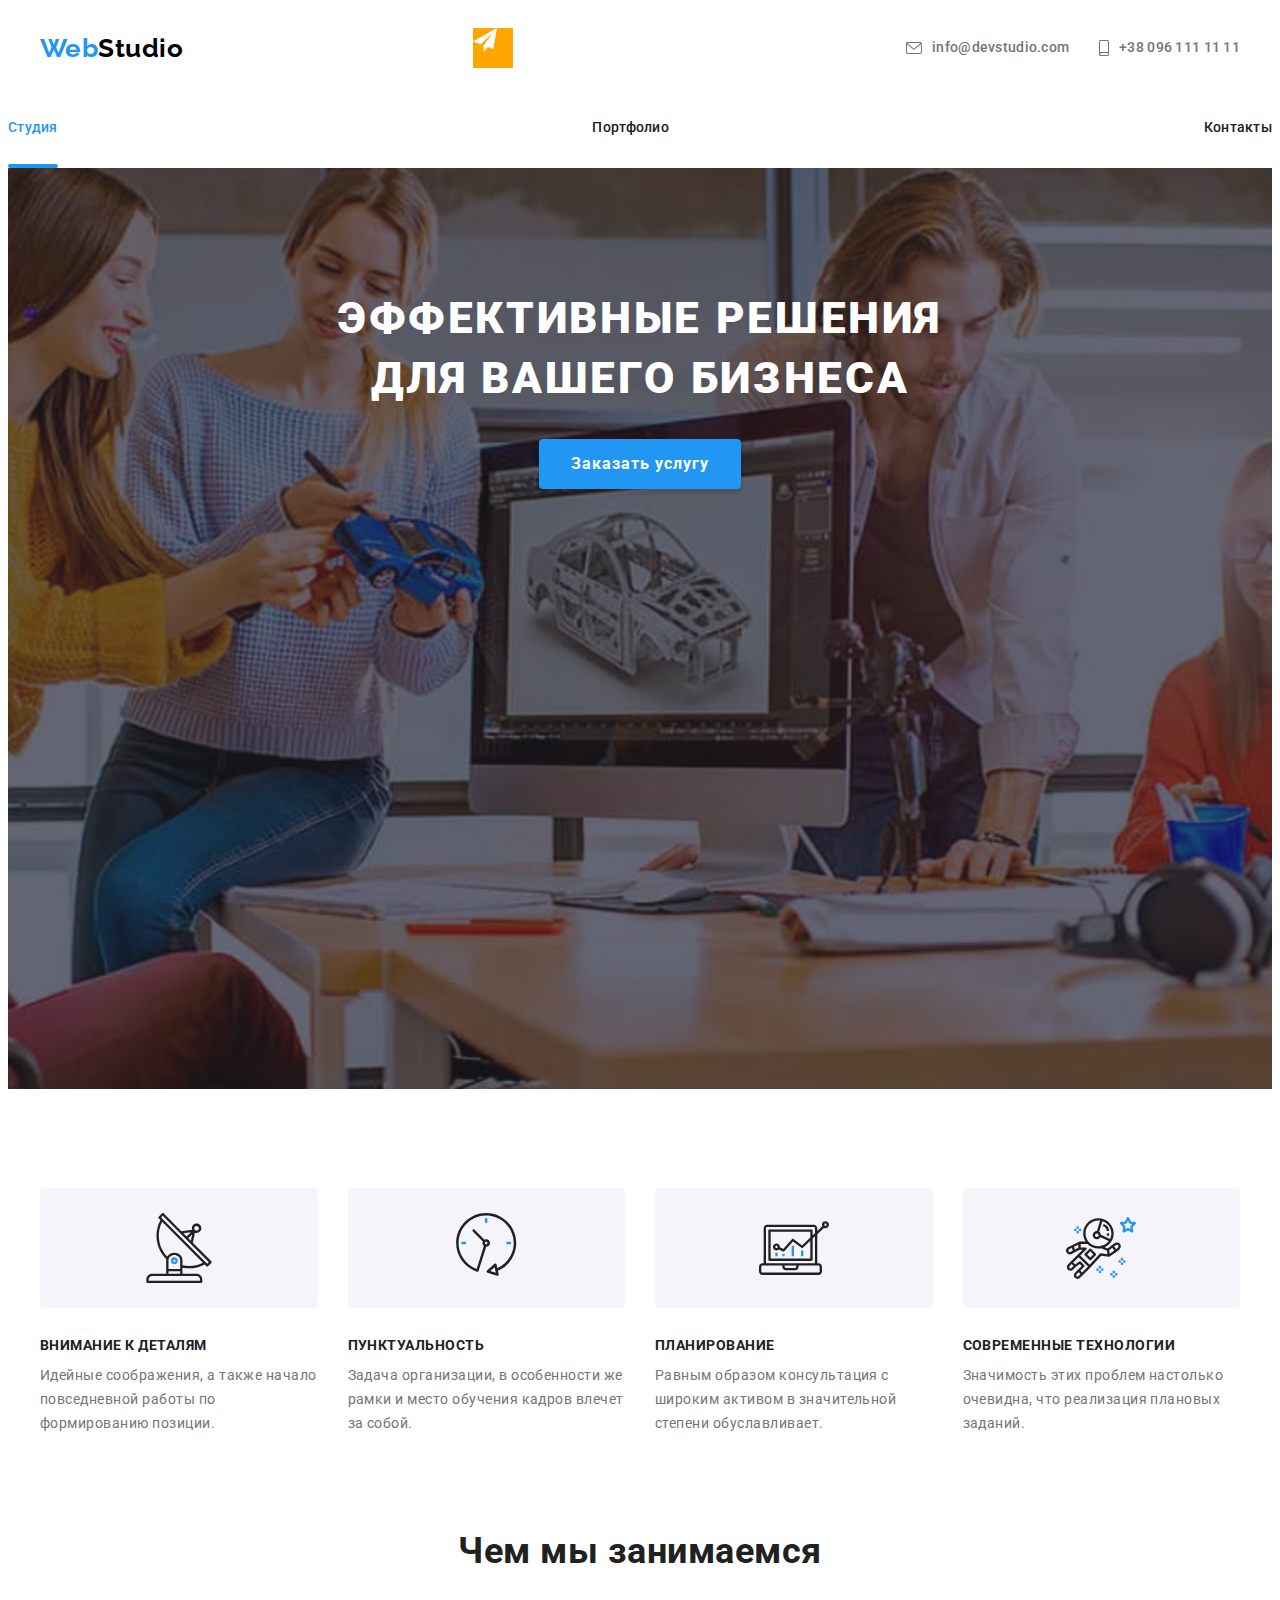
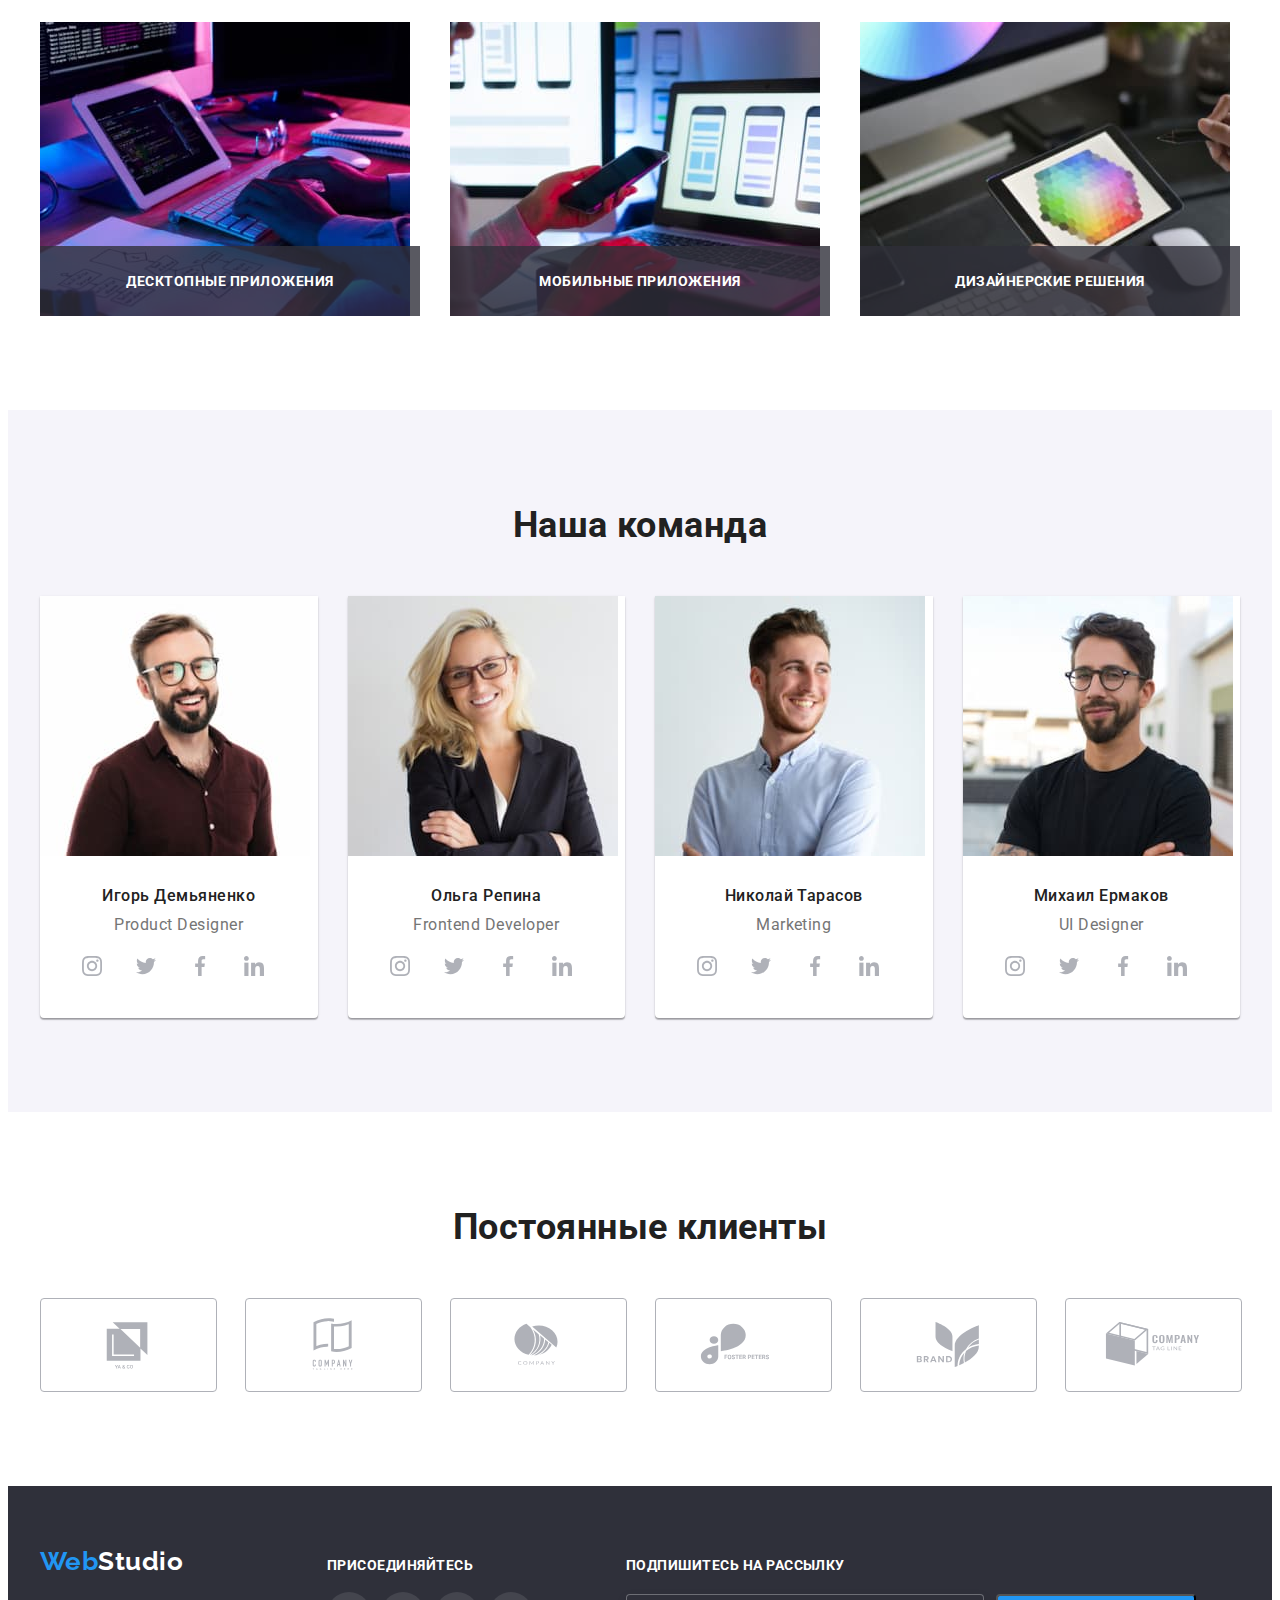
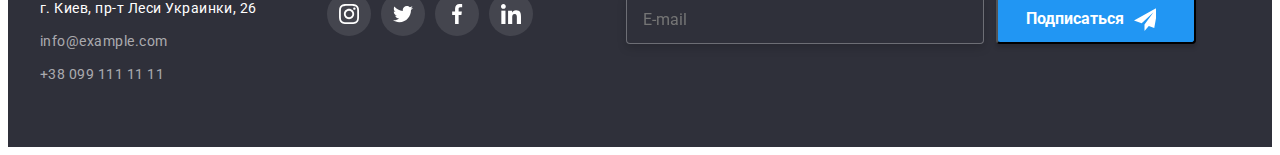
<file: index.html>
<!DOCTYPE html>
<html lang="ru">
  <head>
    <meta charset="UTF-8" />
    <meta http-equiv="X-UA-Compatible" content="IE=edge" />
    <meta name="viewport" content="width=device-width, initial-scale=1.0" />
    <title>Document</title>
    <link rel="preconnect" href="https://fonts.gstatic.com" />
    <link
      href="https://fonts.googleapis.com/css2?family=Raleway:wght@700&family=Roboto:wght@400;500;700;900&display=swap"
      rel="stylesheet"
    />
    <link
      rel="stylesheet"
      href="https://cdnjs.cloudflare.com/ajax/libs/modern-normalize/1.0.0/modern-normalize.css"
      integrity="sha512-Zx6MlUMKSVJoQ+83OwhdILe8cSEsCzfqThJd7J/VA2UrK6Ctj85p+xzqfyuNXE5B1k25uUdmJ2OzItbBy9GHAQ=="
      crossorigin="anonymous"
    />

    <link rel="stylesheet" href="./css/main.min.css" />
  </head>

  <body>
    <!-- HEADER -->
    <header class="header">
      <div class="container header-content">
        <a class="logo header__logo link" href="./index.html" lang="en">
          <span class="logo__part-web">Web</span>Studio
        </a>
        <button
          class="menu-button"
          type="button"
          aria-expanded="false"
          aria-controls="mobile-menu"
          data-menu-button
        >
          <svg
            width="40px"
            height="40px"
            aria-label="Переключатель мобильного меню"
          >
            <use
              class="menu-button__icon-cross"
              href="./images/icons.svg#icon-close-button"
            ></use>
            <use
              class="menu-button__icon-menu"
              href="./images/icons.svg#icon-send"
            ></use>
          </svg>
        </button>
        <nav class="header__site-nav list">
          <!-- <div class="menu-mobile" id="mobile-menu" data-menu>Меню</div> -->

          <ul class="menu list">
            <li class="menu__item">
              <a
                class="link menu__link current"
                id="mobile-menu"
                data-menu
                href="./index.html"
                >Студия</a
              >
            </li>
            <li class="menu__item">
              <a class="link menu__link" href="./portfolio.html">Портфолио</a>
            </li>
            <li class="menu__item">
              <a class="link menu__link" href="">Контакты</a>
            </li>
          </ul>
        </nav>

        <ul class="contacts list">
          <li class="contacts__item">
            <a
              class="link menu__link contacts__address-link"
              href="mailto:info@devstudio.com"
              lang="en"
            >
              <svg class="contacts__mail-icon">
                <use href="./images/icons.svg#icon-envelope"></use>
              </svg>
              info@devstudio.com
            </a>
          </li>
          <li class="contacts__item">
            <a
              class="link menu__link contacts__address-link"
              href="tel:+380961111111"
            >
              <svg class="contacts__tel-icon">
                <use href="./images/icons.svg#icon-smartphone"></use>
              </svg>
              +38 096 111 11 11
            </a>
          </li>
        </ul>
      </div>
    </header>

    <main>
      <!-- HERO -->
      <section class="hero">
        <!-- <div class="container"> -->
        <h1 class="hero__title">Эффективные решения для вашего бизнеса</h1>

        <button class="hero__button" type="button" data-modal-open>
          Заказать услугу
        </button>
        <!-- </div> -->
      </section>

      <!-- SPECIFICS -->
      <section class="specifics">
        <div class="container">
          <h2 class="visually-hidden">Особенности</h2>
          <ul class="list specifics__list">
            <li class="specifics__item">
              <div class="specifics__icon--allign-center">
                <svg class="specifics__icon">
                  <use href="./images/icons.svg#icon-antenna"></use>
                </svg>
              </div>
              <h3 class="specifics__title">Внимание к деталям</h3>
              <p class="specifics__text">
                Идейные соображения, а также начало повседневной работы по
                формированию позиции.
              </p>
            </li>
            <li class="specifics__item">
              <div class="specifics__icon--allign-center">
                <svg class="specifics__icon">
                  <use href="./images/icons.svg#icon-clock"></use>
                </svg>
              </div>
              <h3 class="specifics__title">Пунктуальность</h3>
              <p class="specifics__text">
                Задача организации, в особенности же рамки и место обучения
                кадров влечет за собой.
              </p>
            </li>
            <li class="specifics__item">
              <div class="specifics__icon--allign-center">
                <svg class="specifics__icon">
                  <use href="./images/icons.svg#icon-diagram"></use>
                </svg>
              </div>
              <h3 class="specifics__title">Планирование</h3>
              <p class="specifics__text">
                Равным образом консультация с широким активом в значительной
                степени обуславливает.
              </p>
            </li>
            <li class="specifics__item">
              <div class="specifics__icon--allign-center">
                <svg class="specifics__icon">
                  <use href="./images/icons.svg#icon-astronaut"></use>
                </svg>
              </div>
              <h3 class="specifics__title">Современные технологии</h3>
              <p class="specifics__text">
                Значимость этих проблем настолько очевидна, что реализация
                плановых заданий.
              </p>
            </li>
          </ul>
        </div>
      </section>

      <!-- WORK -->
      <section class="work">
        <div class="container">
          <h2 class="work__title">Чем мы занимаемся</h2>

          <ul class="list work__list">
            <li class="work__item">
              <img
                class="work__item-img"
                src="./images/studio/box01.jpg"
                alt="На комрьютере пишут код и смотрят его на планшете"
                width="370"
                height="294"
              />
              <p class="work__item-title">Десктопные приложения</p>
            </li>
            <li class="work__item">
              <img
                class="work__item-img"
                src="./images/studio/box02.jpg"
                alt="На ноутбуке смотрят макеты сайтов для мобильных"
                width="370"
                height="294"
              />
              <p class="work__item-title">Мобильные приложения</p>
            </li>
            <li class="work__item">
              <img
                class="work__item-img"
                src="./images/studio/box03.jpg"
                alt="На планшете смотрят гамму цветов"
                width="370"
                height="294"
              />
              <p class="work__item-title">Дизайнерские решения</p>
            </li>
          </ul>
        </div>
      </section>

      <!-- TEAM -->
      <section class="section team">
        <div class="container">
          <h2 class="team__title">Наша команда</h2>
          <ul class="list team__list">
            <li class="person_card">
              <img
                class="person__img"
                src="./images/studio/comm1.jpg"
                alt="фото Игоря Демьяненко"
                width="270"
                height="260"
              />
              <div class="person__data-block">
                <h3 class="person__name">Игорь Демьяненко</h3>
                <p class="person__profession" lang="en">Product Designer</p>
                <ul class="list social__list">
                  <li class="social__item">
                    <a class="social__link" href="">
                      <svg class="social__icon">
                        <use href="./images/icons.svg#icon-instagram"></use>
                      </svg>
                    </a>
                  </li>
                  <li class="social__item">
                    <a class="social__link" href="">
                      <svg class="social__icon">
                        <use href="./images/icons.svg#icon-twitter"></use>
                      </svg>
                    </a>
                  </li>
                  <li class="social__item">
                    <a class="social__link" href="">
                      <svg class="social__icon">
                        <use href="./images/icons.svg#icon-facebook"></use>
                      </svg>
                    </a>
                  </li>
                  <li class="social__item">
                    <a class="social__link" href="">
                      <svg class="social__icon">
                        <use href="./images/icons.svg#icon-linkedin"></use>
                      </svg>
                    </a>
                  </li>
                </ul>
              </div>
            </li>
            <li class="person_card">
              <img
                class="person__img"
                src="./images/studio/comm2.jpg"
                alt="фото Ольги Репиной"
                width="270"
                height="260"
              />
              <div class="person__data-block">
                <h3 class="person__name">Ольга Репина</h3>
                <p class="person__profession" lang="en">Frontend Developer</p>
                <ul class="list social__list">
                  <li class="social__item">
                    <a class="social__link" href="">
                      <svg class="social__icon">
                        <use href="./images/icons.svg#icon-instagram"></use>
                      </svg>
                    </a>
                  </li>
                  <li class="social__item">
                    <a class="social__link" href="">
                      <svg class="social__icon">
                        <use href="./images/icons.svg#icon-twitter"></use>
                      </svg>
                    </a>
                  </li>
                  <li class="social__item">
                    <a class="social__link" href="">
                      <svg class="social__icon">
                        <use href="./images/icons.svg#icon-facebook"></use>
                      </svg>
                    </a>
                  </li>
                  <li class="social__item">
                    <a class="social__link" href="">
                      <svg class="social__icon">
                        <use href="./images/icons.svg#icon-linkedin"></use>
                      </svg>
                    </a>
                  </li>
                </ul>
              </div>
            </li>
            <li class="person_card">
              <img
                class="team-item-img"
                src="./images/studio/comm3.jpg"
                alt="фото Николая Тарасова"
                width="270"
                height="260"
              />
              <div class="person__data-block">
                <h3 class="person__name">Николай Тарасов</h3>
                <p class="person__profession" lang="en">Marketing</p>
                <ul class="list social__list">
                  <li class="social__item">
                    <a class="social__link" href="">
                      <svg class="social__icon">
                        <use href="./images/icons.svg#icon-instagram"></use>
                      </svg>
                    </a>
                  </li>
                  <li class="social__item">
                    <a class="social__link" href="">
                      <svg class="social__icon">
                        <use href="./images/icons.svg#icon-twitter"></use>
                      </svg>
                    </a>
                  </li>
                  <li class="social__item">
                    <a class="social__link" href="">
                      <svg class="social__icon">
                        <use href="./images/icons.svg#icon-facebook"></use>
                      </svg>
                    </a>
                  </li>
                  <li class="social__item">
                    <a class="social__link" href="">
                      <svg class="social__icon">
                        <use href="./images/icons.svg#icon-linkedin"></use>
                      </svg>
                    </a>
                  </li>
                </ul>
              </div>
            </li>
            <li class="person_card">
              <img
                class="person__img"
                src="./images/studio/comm4.jpg"
                alt="фото Михаила Ермакова"
                width="270"
                height="260"
              />
              <div class="person__data-block">
                <h3 class="person__name">Михаил Ермаков</h3>
                <p class="person__profession" lang="en">UI Designer</p>
                <ul class="list social__list">
                  <li class="social__item">
                    <a class="social__link" href="">
                      <svg class="social__icon">
                        <use href="./images/icons.svg#icon-instagram"></use>
                      </svg>
                    </a>
                  </li>
                  <li class="social__item">
                    <a class="social__link" href="">
                      <svg class="social__icon">
                        <use href="./images/icons.svg#icon-twitter"></use>
                      </svg>
                    </a>
                  </li>
                  <li class="social__item">
                    <a class="social__link" href="">
                      <svg class="social__icon">
                        <use href="./images/icons.svg#icon-facebook"></use>
                      </svg>
                    </a>
                  </li>
                  <li class="social__item">
                    <a class="social__link" href="">
                      <svg class="social__icon">
                        <use href="./images/icons.svg#icon-linkedin"></use>
                      </svg>
                    </a>
                  </li>
                </ul>
              </div>
            </li>
          </ul>
        </div>
      </section>

      <!-- CLIENTS -->
      <section class="section">
        <div class="container">
          <h2 class="clients__title">Постоянные клиенты</h2>
          <ul class="list clients__list">
            <li class="clients__item">
              <a class="link clients__link" href="">
                <svg class="clients__icon">
                  <use href="./images/icons.svg#icon-client-logo-01"></use>
                </svg>
              </a>
            </li>
            <li class="clients__item">
              <a class="link clients__link" href="">
                <svg class="clients__icon">
                  <use href="./images/icons.svg#icon-client-logo-02"></use>
                </svg>
              </a>
            </li>
            <li class="clients__item">
              <a class="link clients__link" href="">
                <svg class="clients__icon">
                  <use href="./images/icons.svg#icon-client-logo-03"></use>
                </svg>
              </a>
            </li>
            <li class="clients__item">
              <a class="link clients__link" href="">
                <svg class="clients__icon">
                  <use href="./images/icons.svg#icon-client-logo-04"></use>
                </svg>
              </a>
            </li>
            <li class="clients__item">
              <a class="link clients__link" href="">
                <svg class="clients__icon">
                  <use href="./images/icons.svg#icon-client-logo-05"></use>
                </svg>
              </a>
            </li>
            <li class="clients__item">
              <a class="link clients__link" href="">
                <svg class="clients__icon">
                  <use href="./images/icons.svg#icon-client-logo-06"></use>
                </svg>
              </a>
            </li>
          </ul>
        </div>
      </section>
    </main>

    <!-- FOOTER -->
    <footer class="footer">
      <div class="container footer__list">
        <div>
          <a href="./index.html" class="link footer__logo" lang="en">
            <span class="logo__part-web">Web</span>Studio
          </a>
          <address class="address">
            <ul class="list address__list">
              <li class="address__item">
                <a
                  class="link address__link"
                  href="https://www.google.com/maps/d/viewer?mid=10uSM3H-mIU3GznYo2szRIEphczw&usp=sharing"
                  target="_blank"
                  rel="noreferrer noopener"
                >
                  г. Киев, пр-т Леси Украинки, 26
                </a>
              </li>
              <li class="address__item">
                <a
                  class="link address__smart"
                  href="mailto:info@example.com"
                  lang="en"
                >
                  info@example.com
                </a>
              </li>
              <li class="address__item">
                <a class="link address__smart" href="tel:+380991111111">
                  +38 099 111 11 11
                </a>
              </li>
            </ul>
          </address>
        </div>
        <div class="footer__social-block">
          <h2 class="footer__social-title">присоединяйтесь</h2>
          <ul class="list social__list footer__social-list">
            <li class="social__item">
              <a class="social__link footer__social-link" href="">
                <svg class="social__icon">
                  <use href="./images/icons.svg#icon-instagram"></use>
                </svg>
              </a>
            </li>
            <li class="social__item">
              <a class="social__link footer__social-link" href="">
                <svg class="social__icon">
                  <use href="./images/icons.svg#icon-twitter"></use>
                </svg>
              </a>
            </li>
            <li class="social__item">
              <a class="social__link footer__social-link" href="">
                <svg class="social__icon">
                  <use href="./images/icons.svg#icon-facebook"></use>
                </svg>
              </a>
            </li>
            <li class="social__item">
              <a class="social__link footer__social-link" href="">
                <svg class="social__icon">
                  <use href="./images/icons.svg#icon-linkedin"></use>
                </svg>
              </a>
            </li>
          </ul>
        </div>
        <form class="form" action="#">
          <label class="form__title" for="input-e-mail"
            >Подпишитесь на рассылку</label
          >
          <div class="form__submot">
            <input
              class="form__input"
              type="email"
              id="input-e-mail"
              name="email"
              placeholder="E-mail"
            />
            <button class="form__button" type="submit">
              Подписаться
              <svg class="form__send-icon">
                <use href="./images/icons.svg#icon-send"></use>
              </svg>
            </button>
          </div>
        </form>
      </div>
    </footer>

    <div class="backdrop is-hidden" data-modal>
      <div class="modal">
        <button class="modal__button" type="button" data-modal-close>
          <svg class="modal__icon">
            <use href="./images/icons.svg#icon-close-button"></use>
          </svg>
        </button>
        <form class="modal__form">
          <p class="modal__title">Оставьте свои данные, мы вам перезвоним</p>
          <div class="modal__inputs">
            <label class="modal__group">
              <span class="modal__label">Имя</span>
              <span class="modal__input-group">
                <input
                  class="modal__input-info"
                  type="text"
                  name="name"
                  minlength="2"
                  title="Введите своё имя"
                  placeholder="Василий Петрович"
                  required
                />
                <svg class="modal__input-icon">
                  <use href="./images/icons.svg#icon-person"></use>
                </svg>
              </span>
            </label>

            <label class="modal__group">
              <span class="modal__label">Телефон</span>
              <span class="modal__input-group">
                <input
                  class="modal__input-info"
                  type="tel"
                  name="phome"
                  title="Ведите номер телефона"
                  placeholder="+38(000)00-00-00"
                  required
                />
                <svg class="modal__input-icon">
                  <use href="./images/icons.svg#icon-phone"></use>
                </svg>
              </span>
            </label>

            <label class="modal__group">
              <span class="modal__label">Почта</span>
              <span class="modal__input-group">
                <input
                  class="modal__input-info"
                  type="email"
                  name="email"
                  title="Введите почтовый ящик"
                  placeholder="example@mail.com"
                />
                <svg class="modal__input-icon">
                  <use href="./images/icons.svg#icon-email"></use>
                </svg>
              </span>
            </label>

            <div class="modal__group-comment">
              <label class="modal__label" for="comment">Комментарий</label>
              <textarea
                class="modal__comment"
                name="comment"
                id="comment"
                placeholder="Введите текст"
                title="Тут можно написать свой комментарий"
                maxlength="400"
              ></textarea>
            </div>

            <label class="modal__confirm">
              <input
                class="modal__confirm-checkbox visually-hidden"
                type="checkbox"
                name="confirm"
              />
              <span class="modal__checkbox-icon"></span>
              <span class="modal__confirm-conditions"
                >Соглашаюсь с рассылкой и принимаю
                <a href="">Условия договора</a>
              </span>
            </label>

            <button class="modal__button-submit" type="submit">
              Отправить
            </button>
          </div>
        </form>
      </div>
    </div>
    <script src="./js/modal.js"></script>
    <script src="./js/mobile-menu.js"></script>
  </body>
</html>
</file>
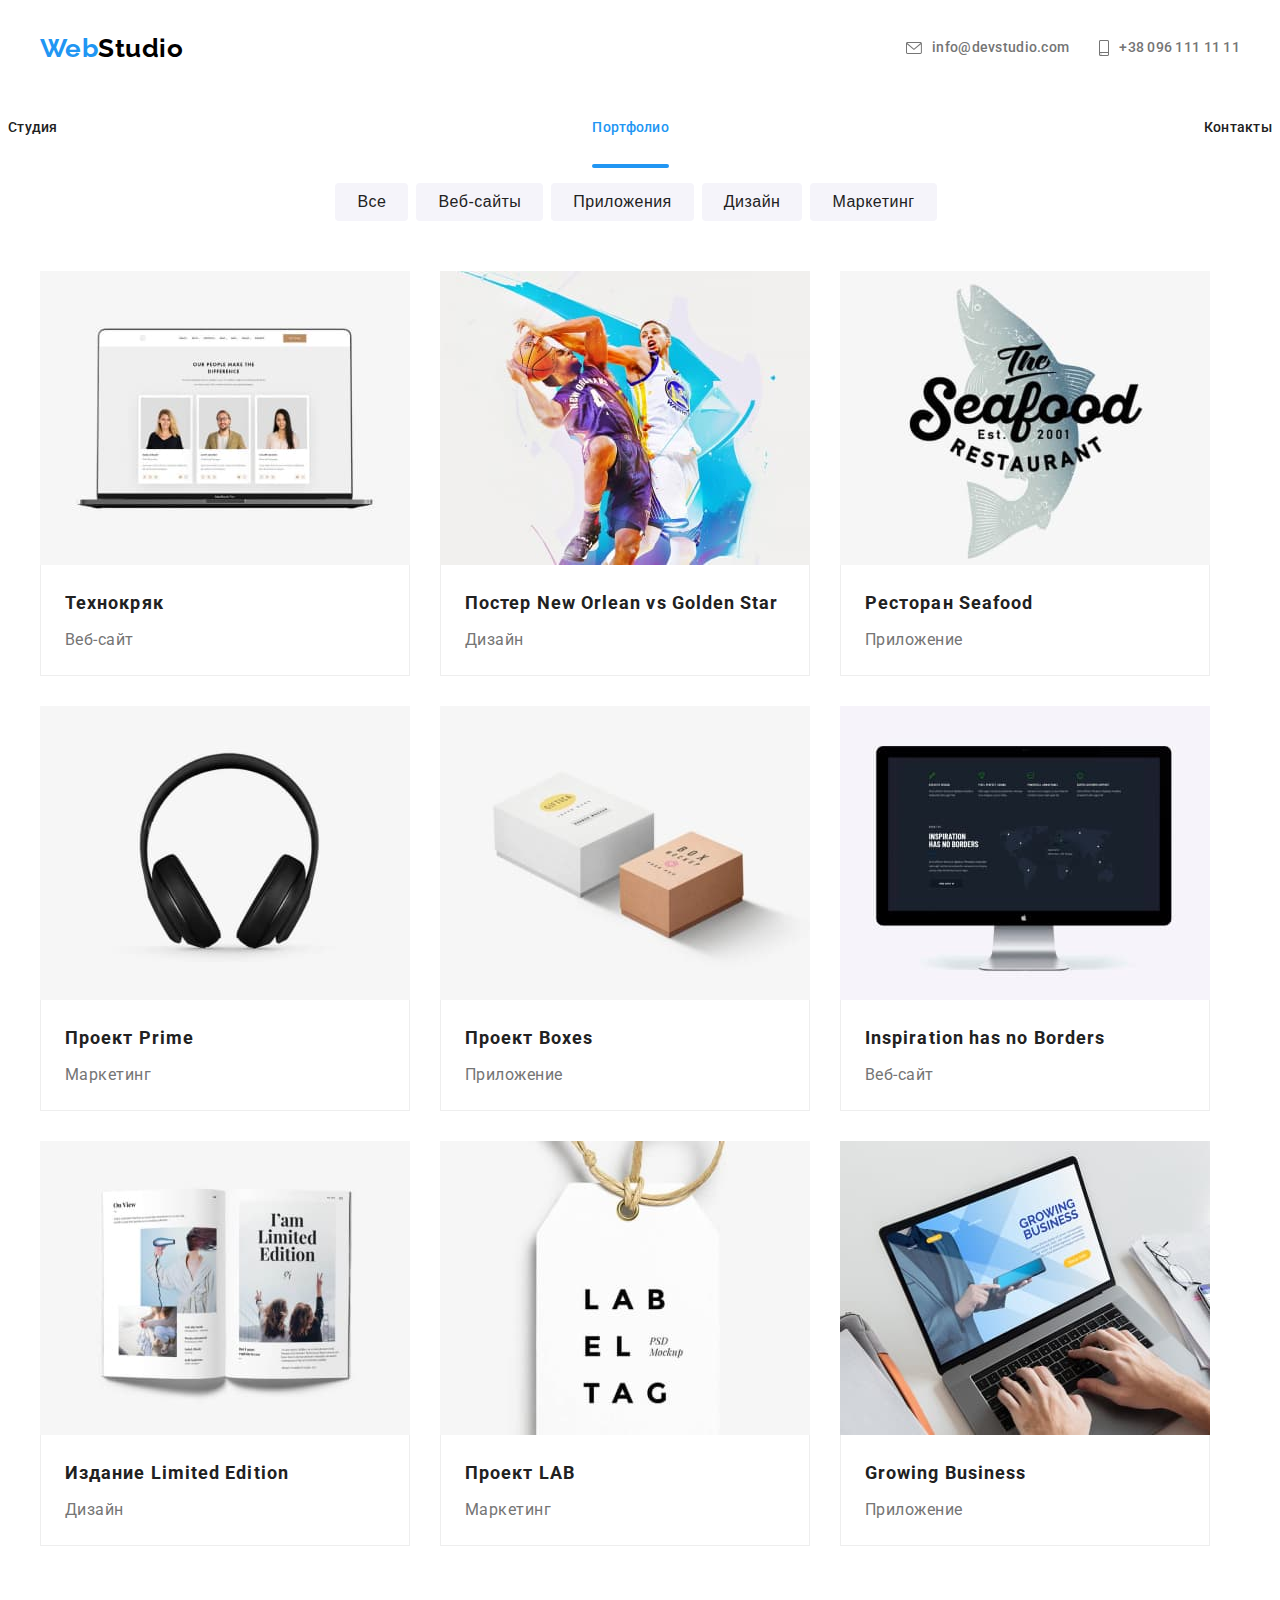
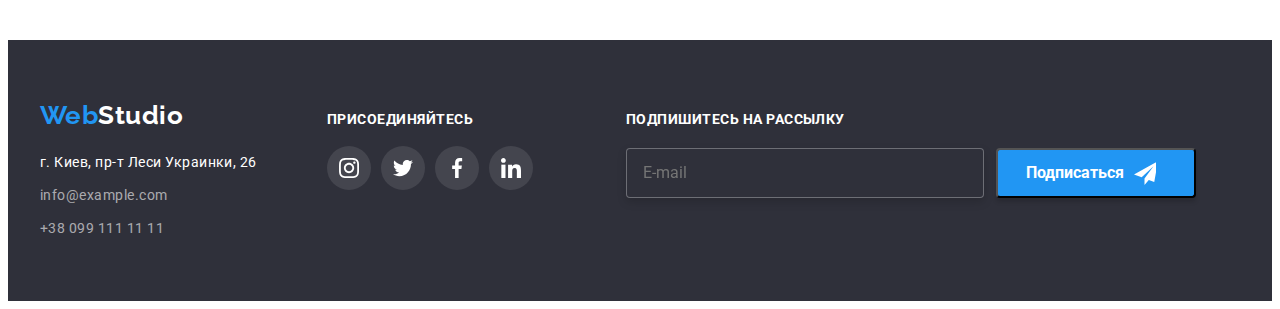
<file: portfolio.html>
<!DOCTYPE html>
<html lang="ru">
  <head>
    <meta charset="UTF-8" />
    <meta http-equiv="X-UA-Compatible" content="IE=edge" />
    <meta name="viewport" content="width=device-width, initial-scale=1.0" />
    <title>Document</title>
    <link rel="preconnect" href="https://fonts.gstatic.com" />
    <link
      href="https://fonts.googleapis.com/css2?family=Raleway:wght@700&family=Roboto:wght@400;500;700;900&display=swap"
      rel="stylesheet"
    />
    <link
      rel="stylesheet"
      href="https://cdnjs.cloudflare.com/ajax/libs/modern-normalize/1.0.0/modern-normalize.css"
      integrity="sha512-Zx6MlUMKSVJoQ+83OwhdILe8cSEsCzfqThJd7J/VA2UrK6Ctj85p+xzqfyuNXE5B1k25uUdmJ2OzItbBy9GHAQ=="
      crossorigin="anonymous"
    />
    <link rel="stylesheet" href="./css/main.min.css" />
  </head>

  <body>
    <!-- HEADER -->
    <header class="header">
      <div class="container header-content">
        <nav class="header__site-nav list">
          <a class="logo header__logo link" href="./index.html" lang="en">
            <span class="logo__part-web">Web</span>Studio
          </a>
          <ul class="menu list">
            <li class="menu__item">
              <a class="link menu__link" href="./index.html">Студия</a>
            </li>
            <li class="menu__item">
              <a class="link menu__link current" href="./portfolio.html"
                >Портфолио</a
              >
            </li>
            <li class="menu__item">
              <a class="link menu__link" href="">Контакты</a>
            </li>
          </ul>
        </nav>

        <ul class="contacts list">
          <li class="contacts__item">
            <a
              class="link menu__link contacts__address-link"
              href="mailto:info@devstudio.com"
              lang="en"
            >
              <svg class="contacts__mail-icon">
                <use href="./images/icons.svg#icon-envelope"></use>
              </svg>
              info@devstudio.com
            </a>
          </li>
          <li class="contacts__item">
            <a
              class="link menu__link contacts__address-link"
              href="tel:+380961111111"
            >
              <svg class="contacts__tel-icon">
                <use href="./images/icons.svg#icon-smartphone"></use>
              </svg>
              +38 096 111 11 11
            </a>
          </li>
        </ul>
      </div>
    </header>

    <main>
      <!-- FILTERS AND CARDS -->
      <section class="section">
        <div class="container">
          <h1 class="visually-hidden">Фильтра и Карточки</h1>
          <ul class="list filters__list">
            <li class="filters__item">
              <button class="filters__button" type="button">Все</button>
            </li>
            <li class="filters__item">
              <button class="filters__button" type="button">Веб-сайты</button>
            </li>
            <li class="filters__item">
              <button class="filters__button" type="button">Приложения</button>
            </li>
            <li class="filters__item">
              <button class="filters__button" type="button">Дизайн</button>
            </li>
            <li class="filters__item">
              <button class="filters__button" type="button">Маркетинг</button>
            </li>
          </ul>

          <ul class="list cards__list">
            <li class="cards__item">
              <a class="link cards__link" href="">
                <div class="cards__img">
                  <img
                    src="./images/portfolio/project1.jpg"
                    alt="На ноутбуке сайт с карточками"
                    width="370"
                    height="294"
                  />
                  <p class="overlay">
                    Технокряк это современная площадка распространения
                    коронавируса. Компании используют эту платформу для
                    цифрового шпионажа и атак на защищённые сервера конкурентов.
                  </p>
                </div>
                <div class="cards__text">
                  <h2 class="cards__title">Технокряк</h2>
                  <p class="cards__type">Веб-сайт</p>
                </div>
              </a>
            </li>
            <li class="cards__item">
              <a class="link cards__link" href="">
                <div class="cards__img">
                  <img
                    src="./images/portfolio/project2.jpg"
                    alt="Два спортсмена баскетболиста"
                    width="370"
                    height="294"
                  />
                  <div class="overlay">
                    <p>
                      Технокряк это современная площадка распространения
                      коронавируса. Компании используют эту платформу для
                      цифрового шпионажа и атак на защищённые сервера
                      конкурентов.
                    </p>
                  </div>
                </div>
                <div class="cards__text">
                  <h2 class="cards__title">Постер New Orlean vs Golden Star</h2>
                  <p class="cards__type">Дизайн</p>
                </div>
              </a>
            </li>
            <li class="cards__item">
              <a class="link cards__link" href="">
                <div class="cards__img">
                  <img
                    class="cards-list-item-img"
                    src="./images/portfolio/project3.jpg"
                    alt="Логотип ресторана Seafood"
                    width="370"
                    height="294"
                  />
                  <div class="overlay">
                    <p>
                      Технокряк это современная площадка распространения
                      коронавируса. Компании используют эту платформу для
                      цифрового шпионажа и атак на защищённые сервера
                      конкурентов.
                    </p>
                  </div>
                </div>
                <div class="cards__text">
                  <h2 class="cards__title">Ресторан Seafood</h2>
                  <p class="cards__type">Приложение</p>
                </div>
              </a>
            </li>
            <li class="cards__item">
              <a class="link cards__link" href="">
                <div class="cards__img">
                  <img
                    src="./images/portfolio/project4.jpg"
                    alt="Наушники"
                    width="370"
                    height="294"
                  />
                  <div class="overlay">
                    <p>
                      Технокряк это современная площадка распространения
                      коронавируса. Компании используют эту платформу для
                      цифрового шпионажа и атак на защищённые сервера
                      конкурентов.
                    </p>
                  </div>
                </div>
                <div class="cards__text">
                  <h2 class="cards__title">Проект Prime</h2>
                  <p class="cards__type">Маркетинг</p>
                </div>
              </a>
            </li>
            <li class="cards__item">
              <a class="link cards__link" href="">
                <div class="cards__img">
                  <img
                    src="./images/portfolio/project5.jpg"
                    alt="Две коробки"
                    width="370"
                    height="294"
                  />
                  <div class="overlay">
                    <p>
                      Технокряк это современная площадка распространения
                      коронавируса. Компании используют эту платформу для
                      цифрового шпионажа и атак на защищённые сервера
                      конкурентов.
                    </p>
                  </div>
                </div>
                <div class="cards__text">
                  <h2 class="cards__title">Проект Boxes</h2>
                  <p class="cards__type">Приложение</p>
                </div>
              </a>
            </li>
            <li class="cards__item">
              <a class="link cards__link" href="">
                <div class="cards__img">
                  <img
                    src="./images/portfolio/project6.jpg"
                    alt="Ноутбук с сайтом на мониторе"
                    width="370"
                    height="294"
                  />
                  <div class="overlay">
                    <p>
                      Технокряк это современная площадка распространения
                      коронавируса. Компании используют эту платформу для
                      цифрового шпионажа и атак на защищённые сервера
                      конкурентов.
                    </p>
                  </div>
                </div>
                <div class="cards__text">
                  <h2 class="cards__title" lang="en">
                    Inspiration has no Borders
                  </h2>
                  <p class="cards__type">Веб-сайт</p>
                </div>
              </a>
            </li>
            <li class="cards__item">
              <a class="link cards__link" href="">
                <div class="cards__img">
                  <img
                    src="./images/portfolio/project7.jpg"
                    alt="Развернутая книга с иллюстрациями"
                    width="370"
                    height="294"
                  />
                  <div class="overlay">
                    <p>
                      Технокряк это современная площадка распространения
                      коронавируса. Компании используют эту платформу для
                      цифрового шпионажа и атак на защищённые сервера
                      конкурентов.
                    </p>
                  </div>
                </div>
                <div class="cards__text">
                  <h2 class="cards__title">Издание Limited Edition</h2>
                  <p class="cards__type">Дизайн</p>
                </div>
              </a>
            </li>
            <li class="cards__item">
              <a class="link cards__link" href="">
                <div class="cards__img">
                  <img
                    src="./images/portfolio/project8.jpg"
                    alt="Бирка с надписью LAB EL TAG"
                    width="370"
                    height="294"
                  />
                  <div class="overlay">
                    <p>
                      Технокряк это современная площадка распространения
                      коронавируса. Компании используют эту платформу для
                      цифрового шпионажа и атак на защищённые сервера
                      конкурентов.
                    </p>
                  </div>
                </div>
                <div class="cards__text">
                  <h2 class="cards__title">Проект LAB</h2>
                  <p class="cards__type">Маркетинг</p>
                </div>
              </a>
            </li>
            <li class="cards__item">
              <a class="link cards__link" href="">
                <div class="cards__img">
                  <img
                    src="./images/portfolio/project9.jpg"
                    alt="Ноутбук с сайтом Growing Business на мониторе "
                    width="370"
                    height="294"
                  />
                  <div class="overlay">
                    <p>
                      Технокряк это современная площадка распространения
                      коронавируса. Компании используют эту платформу для
                      цифрового шпионажа и атак на защищённые сервера
                      конкурентов.
                    </p>
                  </div>
                </div>
                <div class="cards__text">
                  <h2 class="cards__title" lang="en">Growing Business</h2>
                  <p class="cards__type">Приложение</p>
                </div>
              </a>
            </li>
          </ul>
        </div>
      </section>
    </main>

    <!-- FOOTER -->
    <footer class="footer">
      <div class="container footer__list">
        <div>
          <a href="./index.html" class="link footer__logo" lang="en">
            <span class="logo__part-web">Web</span>Studio
          </a>
          <address class="address">
            <ul class="list address__list">
              <li class="address__item">
                <a
                  class="link address__link"
                  href="https://www.google.com/maps/d/viewer?mid=10uSM3H-mIU3GznYo2szRIEphczw&usp=sharing"
                  target="_blank"
                  rel="noreferrer noopener"
                >
                  г. Киев, пр-т Леси Украинки, 26
                </a>
              </li>
              <li class="address__item">
                <a
                  class="link address__smart"
                  href="mailto:info@example.com"
                  lang="en"
                >
                  info@example.com
                </a>
              </li>
              <li class="address__item">
                <a class="link address__smart" href="tel:+380991111111">
                  +38 099 111 11 11
                </a>
              </li>
            </ul>
          </address>
        </div>
        <div class="footer__social-block">
          <h2 class="footer__social-title">присоединяйтесь</h2>
          <ul class="list social__list footer__social-list">
            <li class="social__item">
              <a class="social__link footer__social-link" href="">
                <svg class="social__icon">
                  <use href="./images/icons.svg#icon-instagram"></use>
                </svg>
              </a>
            </li>
            <li class="social__item">
              <a class="social__link footer__social-link" href="">
                <svg class="social__icon">
                  <use href="./images/icons.svg#icon-twitter"></use>
                </svg>
              </a>
            </li>
            <li class="social__item">
              <a class="social__link footer__social-link" href="">
                <svg class="social__icon">
                  <use href="./images/icons.svg#icon-facebook"></use>
                </svg>
              </a>
            </li>
            <li class="social__item">
              <a class="social__link footer__social-link" href="">
                <svg class="social__icon">
                  <use href="./images/icons.svg#icon-linkedin"></use>
                </svg>
              </a>
            </li>
          </ul>
        </div>
        <form class="form" action="#">
          <label class="form__title" for="input-e-mail"
            >Подпишитесь на рассылку</label
          >
          <div class="form__submot">
            <input
              class="form__input"
              type="email"
              id="input-e-mail"
              name="email"
              placeholder="E-mail"
            />
            <button class="form__button" type="submit">
              Подписаться
              <svg class="form__send-icon">
                <use href="./images/icons.svg#icon-send"></use>
              </svg>
            </button>
          </div>
        </form>
      </div>
    </footer>
  </body>
</html>
</file>
<file: css/main.min.css>
.visually-hidden{position:absolute;width:1px;height:1px;margin:-1px;border:0;padding:0;white-space:nowrap;clip-path:inset(100%);clip:rect(0 0 0 0);overflow:hidden}h1,h2,h3,h4,h5,h6,p{margin-top:0;margin-bottom:0}ul,ol{margin-top:0;margin-bottom:0;padding-left:0}.list{list-style:none}img{display:block}.link{text-decoration:none}body{font-family:Roboto,sans-serif;line-height:1.19;letter-spacing:0.03em;color:#757575}.container{width:100%;padding-right:15px;padding-left:15px;margin-left:auto;margin-right:auto}@media screen and (min-width: 480px){.container{width:480px}}@media screen and (min-width: 768px){.container{width:768px}}@media screen and (min-width: 1200px){.container{width:1200px}}.section{padding-top:94px;padding-bottom:94px}.form__button,.social__link,.work__item-title{display:flex;align-items:center;justify-content:center}.hero__button,.form__button{font-family:Roboto, sans-serif;font-weight:700;font-size:16px;line-height:1.88;color:#fff;background:#2196f3;box-shadow:0px 4px 4px rgba(0,0,0,0.15);border-radius:4px;transition:background-color 250ms cubic-bezier(0.4, 0, 0.2, 1)}.hero__button:focus,.form__button:focus,.hero__button:hover,.form__button:hover{background-color:#188ce8;cursor:pointer}.hero__button{text-align:center;letter-spacing:0.06em;border:none;padding:10px 32px}.form__button{width:200px;height:50px;padding:10px 28px}.menu{position:absolute;top:100%;left:0;width:100%;background-color:#fff;padding:20px;text-align:center;font-size:20px;display:none}@media screen and (min-width: 768px){.menu{display:flex;justify-content:space-between;padding:0;color:#212121}}@media screen and (min-width: 1200px){.menu{display:flex;justify-content:space-between;padding:0;color:#212121}}.menu__link{position:relative;display:block;font-size:14px;font-weight:500;line-height:1.14;letter-spacing:0.02em;color:#212121;padding:32px 0;transition:color 250ms cubic-bezier(0.4, 0, 0.2, 1)}.menu__link:hover,.menu__link:focus{color:#2196f3}.menu__item+.menu__item{margin-left:50px}.menu-button{display:inline-flex;margin:0;padding:0;border:none;background-color:orange}.menu-button.is-open .menu-button__icon-cross{display:block}.menu-button.is-open .menu-button__icon-menu{display:none}@media screen and (min-width: 768px){.menu-button.is-open .menu{display:inline-flex}}.menu-button__icon-cross{display:none}.contacts{display:flex;padding:0}.contacts__address-link{display:inline-flex;align-items:center;color:#757575}.contacts__item+.contacts__item{margin-left:30px}.contacts__mail-icon{fill:currentColor;width:16px;height:12px;margin-right:10px}.contacts__tel-icon{fill:currentColor;width:10px;height:16px;margin-right:10px}.logo{font-family:Raleway,sans-serif;font-size:26px;font-weight:700;line-height:1.192;color:#000}.logo__part-web{color:#2196f3}.footer__logo{display:block;font-family:Raleway,sans-serif;font-size:26px;font-weight:700;line-height:1.192;color:#fff;margin-bottom:20px}.backdrop{position:fixed;top:0;left:0;opacity:1;z-index:100;background-color:rgba(0,0,0,0.2);width:100%;height:100%;transition:opacity 250ms cubic-bezier(0.4, 0, 0.2, 1),visibility 250ms cubic-bezier(0.4, 0, 0.2, 1)}.backdrop.is-hidden{visibility:hidden;opacity:0;pointer-events:none}.backdrop.is-hidden .modal{transform:translate(-50%, -50%) scale(0.8)}.backdrop.is-hidden .button-close{transform:scale(0.8)}.modal{position:relative;top:50%;left:50%;width:528px;transform:translate(-50%, -50%) scale(1);transition:opacity 250ms cubic-bezier(0.4, 0, 0.2, 1),transform 250ms cubic-bezier(0.4, 0, 0.2, 1)}.modal__button{position:absolute;top:calc(50% - 283px);left:calc(50% + 226px);display:flex;justify-content:center;align-items:center;color:#000;background-color:#fff;width:30px;height:30px;border-radius:50%;border:1px solid rgba(0,0,0,0.1);padding:0;margin:0;cursor:pointer;z-index:102;transform:rotateZ(360deg);transition:transform 250ms cubic-bezier(0.4, 0, 0.2, 1),color 250ms cubic-bezier(0.4, 0, 0.2, 1)}.modal__button .modal__icon{fill:currentColor;width:18px;height:18px}.modal__button:hover{color:#2196f3;transform:rotateZ(0deg)}.form__title{font-style:normal;font-weight:700;font-size:14px;line-height:1.143;text-transform:uppercase;color:#fff}.form__submot{margin-top:20px;display:flex;align-items:center}.form__input{font-family:Roboto;font-size:16px;line-height:1.25;background:#2f303a;color:rgba(255,255,255,0.6);width:358px;height:50px;padding:16px 0 16px 16px;margin-right:12px;border:1px solid rgba(255,255,255,0.3);box-sizing:border-box;filter:drop-shadow(0px 4px 4px rgba(0,0,0,0.15));border-radius:4px;transition:border 250ms cubic-bezier(0.4, 0, 0.2, 1)}.form__input:focus,.form__input:hover{border:1px solid rgba(33,150,243,0.3)}.form__send-icon{width:24px;height:24px;background-size:contain;margin:10px}.modal__form{background:#fff;height:581px;padding:40px;box-shadow:0px 1px 3px rgba(0,0,0,0.12),0px 1px 1px rgba(0,0,0,0.14),0px 2px 1px rgba(0,0,0,0.2);border-radius:4px}.modal__title{font-weight:700;font-size:20px;line-height:1.15;text-align:center;color:#212121;margin-bottom:12px}.modal__inputs{display:flex;flex-direction:column}.modal__group{margin-bottom:10px}.modal__label{display:block;font-size:12px;line-height:14px;letter-spacing:0.01em;margin-bottom:4px}.modal__input-group{position:relative}.modal__input-info{border:1px solid rgba(33,33,33,0.2);box-sizing:border-box;border-radius:4px;width:100%;height:40px;padding:12px 12px 12px 42px;color:#212121;outline:#2196f3;box-shadow:0px 4px 4px rgba(0,0,0,0.15);transition:border 250ms cubic-bezier(0.4, 0, 0.2, 1)}.modal__input-group:focus-within>.modal__input-info{border:1px solid #2196f3}.modal__input-icon{position:absolute;left:12px;top:50%;transform:translateY(-50%);fill:#212121;width:18px;height:18px;transition:fill 250ms cubic-bezier(0.4, 0, 0.2, 1)}.modal__input-group:focus-within>.modal__input-icon{fill:#2196f3}.modal__group-comment{margin-bottom:20px}.modal__comment{color:#212121;width:448px;height:120px;border:1px solid rgba(33,33,33,0.2);box-sizing:border-box;border-radius:4px;resize:none;outline:#2196f3;box-shadow:0px 4px 4px rgba(0,0,0,0.15);padding:12px 16px;transition:border 250ms cubic-bezier(0.4, 0, 0.2, 1)}.modal__group-comment:focus-within>.modal__comment{border:1px solid #2196f3}.modal__confirm{display:flex;align-items:center;font-size:14px;line-height:1.71;color:#212121;margin-bottom:30px;transition:color 250ms cubic-bezier(0.4, 0, 0.2, 1)}.modal__checkbox-icon{display:inline-block;width:16px;height:16px;color:#212121;border:2px solid currentColor;border-radius:4px;margin-left:14px;margin-right:7px;transition:color 250ms cubic-bezier(0.4, 0, 0.2, 1)}.modal__confirm-checkbox:checked+.modal__checkbox-icon{background-image:url("../images/check.svg");background-color:#2196f3;background-size:contain;background-origin:padding-box;border-color:#2196f3}.modal__confirm-checkbox:focus+.modal__checkbox-icon,.modal__confirm:focus>.modal__checkbox-icon,.modal__confirm:hover>.modal__checkbox-icon{cursor:pointer;color:#2196f3}.modal__button-submit{background-color:#2196f3;color:#fff;width:200px;padding:10px 56px;margin:0 auto;box-shadow:0px 4px 4px rgba(0,0,0,0.15);border-radius:4px;transition:background-color 250ms cubic-bezier(0.4, 0, 0.2, 1)}.modal__button-submit:focus,.modal__button-submit:hover{cursor:pointer;background-color:#188ce8}.social__list{display:flex;align-items:center}.social__item:not(:last-child){margin-right:10px}.social__link{color:#afb1b8;width:44px;height:44px;border-radius:50%;transition:background-color 250ms cubic-bezier(0.4, 0, 0.2, 1),color 250ms cubic-bezier(0.4, 0, 0.2, 1)}.social__link:focus,.social__link:hover{color:#fff;background-color:#2196f3}.social__icon{fill:currentColor;width:20px;height:20px}.footer__social-list{align-items:baseline}.footer__social-link{background:rgba(255,255,255,0.1);color:#fff}.header{position:relative;background:#fff;border-bottom:1px solid #ececec}@media screen and (min-width: 1200px){.header-content{display:flex;align-items:center;justify-content:space-between}}.header__logo{margin-right:93px}.header__site-nav{display:flex;align-items:center}.current{color:#2196f3}.current::after{display:block;left:0;bottom:0;position:absolute;content:"";background-color:#2196f3;border-radius:2px;width:100%;height:4px}.footer{background-color:#2f303a;padding-top:60px;padding-bottom:60px}.address{font-style:normal;font-size:14px;line-height:1.71}.address__list{padding:0;margin:0}.address__item:not(:last-child){margin-bottom:9px}.address__link{color:#fff}.address__smart{color:rgba(255,255,255,0.6)}.footer__list{display:flex;align-items:baseline}.footer__social-block{margin:0 93px 19px 70px}.footer__social-title{font-weight:700;font-size:14px;line-height:1.143;text-transform:uppercase;color:#fff;margin-bottom:19px}.hero{background-image:linear-gradient(to top, rgba(47,48,58,0.4), rgba(47,48,58,0.4)),url(../images/studio/hero_bg.jpg);background-repeat:no-repeat;background-position:center;background-size:cover;color:#fff;text-align:center;max-width:1600px;height:600px;padding-top:200px;padding-bottom:200px;margin:0 auto 0 auto}.hero__title{font-weight:900;font-size:44px;line-height:1.36;letter-spacing:0.06em;text-transform:uppercase;margin:0 auto 30px auto;max-width:696px}.specifics{padding-top:99px;padding-bottom:47px}.specifics__list{display:flex;padding-left:0;margin-top:0;margin-bottom:0}.specifics__item{font-size:14px;width:calc((100% - 3 * 30px) / 4)}.specifics__item:not(:last-child){margin-right:30px}.specifics__icon{fill:currentColor;width:70px;height:70px}.specifics__icon--allign-center{display:flex;justify-content:center;align-items:center;background-color:#f5f4fa;border-radius:4px;height:120px;margin-bottom:30px}.specifics__title{font-size:14px;font-weight:700;line-height:1.14;text-transform:uppercase;color:#212121;margin-bottom:10px}.specifics__text{line-height:1.71}.work{padding-top:47px;padding-bottom:94px}@media screen and (max-width: 1200px){.work{display:none}}.work__title{font-size:36px;font-weight:700;line-height:1.17;text-align:center;color:#212121;width:100%;margin:0 0 50px 0}.work__list{display:flex;padding-left:0;margin-top:0;margin-bottom:0}.work__item{position:relative;width:calc((100% - 2 * 30px) / 3)}.work__item:not(:last-child){margin-right:30px}.work__item-title{position:absolute;left:0;bottom:0;font-weight:700;font-size:14px;line-height:1.15;text-transform:uppercase;color:#fff;background:rgba(47,48,58,0.8);width:100%;height:70px}.team{background-color:#f5f4fa}.team__title{font-size:36px;font-weight:700;line-height:1.17;text-align:center;color:#212121;width:100%;margin:0 0 50px 0}.team__list{display:flex;flex-wrap:wrap;padding-left:0;margin-right:calc(-1 * 30px);margin-bottom:calc(-1 * 30px)}.person_card{font-size:16px;text-align:center;background-color:#fff;width:calc((100% - 4 * 30px) / 4);box-shadow:0px 1px 3px rgba(0,0,0,0.12),0px 1px 1px rgba(0,0,0,0.14),0px 2px 1px rgba(0,0,0,0.2);border-radius:0px 0px 4px 4px;margin-right:30px;margin-bottom:30px}.person__data-block{padding:30px}.person__name{font-size:16px;font-weight:500;color:#212121;margin:0 0 10px 0}.person__profession{margin-bottom:10px}.clients__title{font-size:36px;font-weight:700;line-height:1.17;text-align:center;color:#212121;width:100%;margin:0 0 50px 0}.clients__list{display:flex;padding-left:0;margin-top:0;margin-right:calc(-1 * 30px);margin-bottom:calc(-1 * 30px)}.clients__item{box-sizing:border-box;text-align:center;font-size:16px;background-color:#fff;color:#afb1b8;width:calc((100% - 6 * 30px) / 6);border-radius:4px;margin-right:30px;margin-bottom:30px}.clients__item:hover{color:#2196f3}.clients__icon{fill:currentColor;width:106px;height:60px}.clients__link{display:flex;justify-content:center;align-items:center;color:currentColor;border:1px solid currentColor;border-radius:4px;width:100%;height:92px;transition:color 250ms cubic-bezier(0.4, 0, 0.2, 1)}.clients__link:focus{color:#2196f3}.filters__list{display:flex;justify-content:center;padding-left:0;padding-right:0;margin-top:0;margin-bottom:50px}.filters__item{margin-right:8px}.filters__button{display:block;flex-wrap:wrap;font-size:16px;font-weight:500;letter-spacing:0.03em;line-height:1.63;text-align:center;background-color:#f5f4fa;color:#212121;border:none;border-radius:4px;padding:6px 22px;transition:color 250ms cubic-bezier(0.4, 0, 0.2, 1),background-color 250ms cubic-bezier(0.4, 0, 0.2, 1),box-shadow 250ms cubic-bezier(0.4, 0, 0.2, 1)}.filters__button:focus,.filters__button:hover{background-color:#2196f3;color:#fff;cursor:pointer;box-shadow:0px 3px 1px rgba(0,0,0,0.1),0px 1px 2px rgba(0,0,0,0.08),0px 2px 2px rgba(0,0,0,0.12)}.cards__list{display:flex;flex-wrap:wrap;padding-left:0;padding-right:0;margin-top:0;margin-right:calc(-1 * 30px);margin-bottom:calc(-1 * 30px)}.cards__item{position:relative;box-sizing:border-box;background-color:#fff;width:calc( (100% - 3) * 30px / 3);margin-right:30px;margin-bottom:30px;transition:box-shadow 250ms cubic-bezier(0.4, 0, 0.2, 1)}.cards__item:focus,.cards__item:active,.cards__item:hover{box-shadow:0px 1px 1px rgba(0,0,0,0.1),0px 4px 4px rgba(0,0,0,0.08),1px 4px 6px rgba(0,0,0,0.12);border-radius:4px}.cards__link{font-size:18px;line-height:1.56}.cards__link:focus,.cards__link:active,.cards__link:hover{box-shadow:0px 1px 1px rgba(0,0,0,0.1),0px 4px 4px rgba(0,0,0,0.08),1px 4px 6px rgba(0,0,0,0.12);border-radius:4px}.cards__img{position:relative;overflow:hidden}.cards__text{padding:20px 24px;border-left:1px solid #eee;border-bottom:1px solid #eee;border-right:1px solid #eee}.cards__title{font-size:18px;font-style:normal;font-weight:700;letter-spacing:0.06em;line-height:2;color:#212121;margin:0 0 4px 0}.cards__type{font-size:16px;line-height:1.87;color:#757575;margin:0}.overlay{position:absolute;top:0;left:0;opacity:0;font-size:18px;color:#fff;background-color:rgba(33,150,243,0.9);overflow:auto;width:100%;height:100%;padding:60px 20px;transform:translatey(100%);transition:transform 250ms cubic-bezier(0.4, 0, 0.2, 1),opacity 250ms cubic-bezier(0.4, 0, 0.2, 1)}.cards__link:focus .overlay,.cards__link:hover .overlay{transform:translatey(0);opacity:1}
/*# sourceMappingURL=main.min.css.map */
</file>
